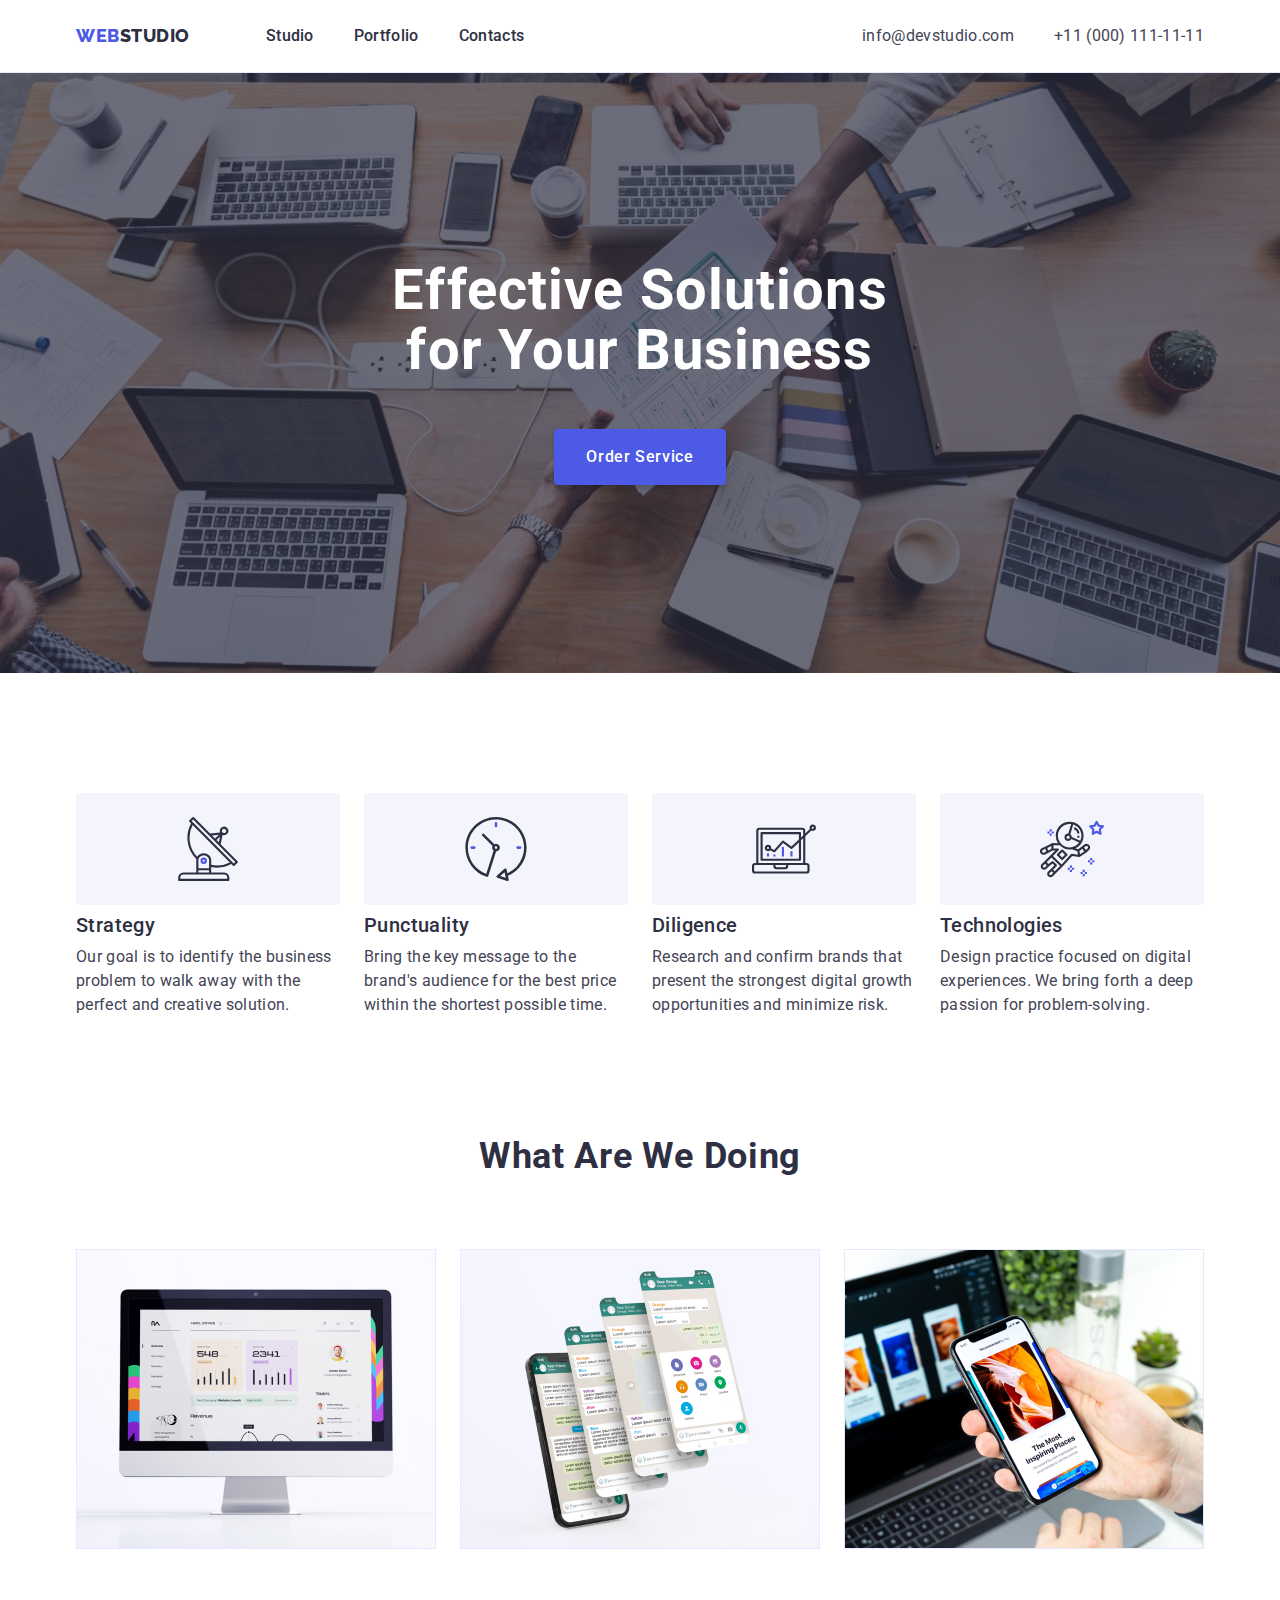
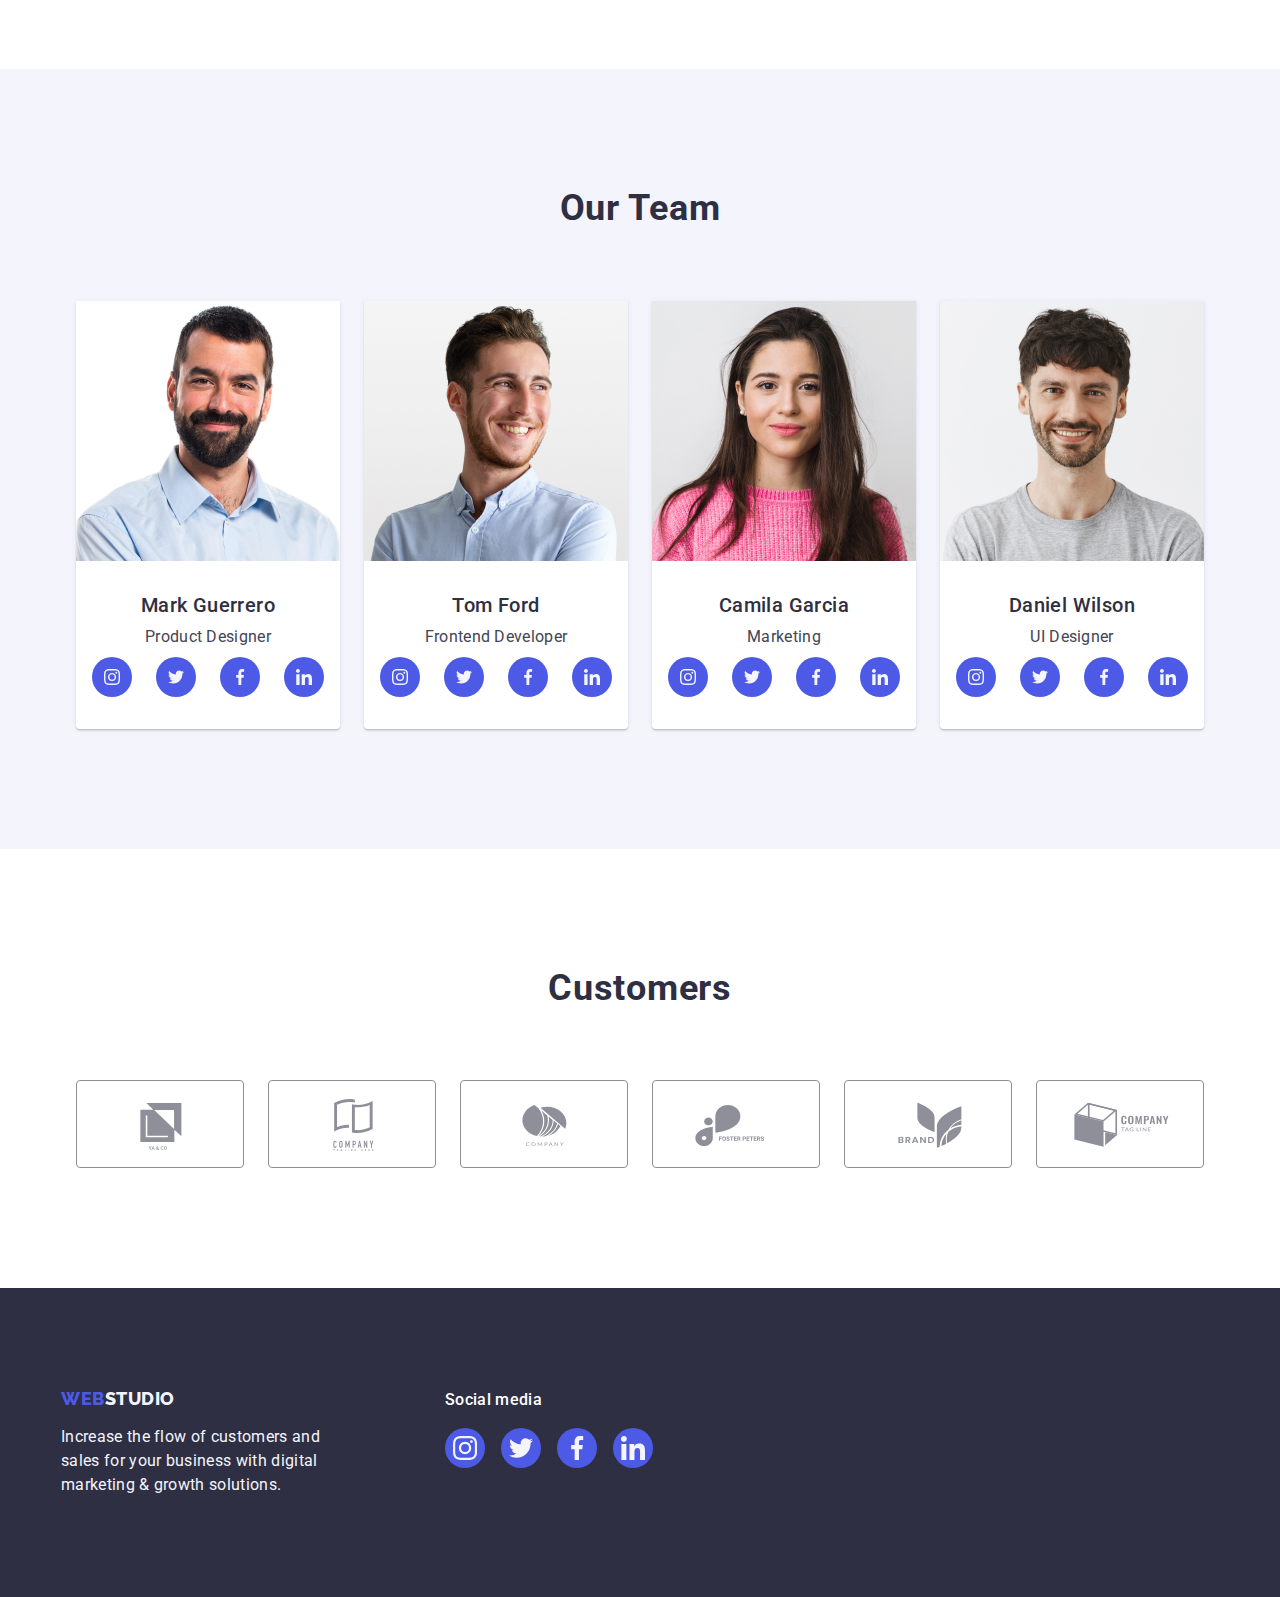
<file: index.html>
<!DOCTYPE html>
<html lang="en">
  <head>
    <meta charset="UTF-8" />
    <meta http-equiv="X-UA-Compatible" content="IE=edge" />
    <meta name="viewport" content="width=device-width, initial-scale=1.0" />
    <title>WebStudio</title>
    <link rel="stylesheet" href="https://cdn.jsdelivr.net/npm/modern-normalize@1.1.0/modern-normalize.min.css">
    <link rel="preconnect" href="https://fonts.googleapis.com">
    <link rel="preconnect" href="https://fonts.gstatic.com" crossorigin>
    <link href="https://fonts.googleapis.com/css2?family=Raleway:wght@800&family=Roboto:wght@400;500;700;900&display=swap" rel="stylesheet"> <link rel="stylesheet" href="css/styles.css">
  </head>
  <body>
    <header class="page-header">
      <div class="header-container container">
        <nav class="menu-nav">
          <a class="logo link" href="./index.html">Web<span class="logo-list">Studio</span></a>        
          <ul class="menu-list list menu-box">
            <li class="menu-item"><a class="menu-link link" href="./index.html">Studio</a></li>
            <li class="menu-item"><a class="menu-link link" href="./portfolio.html">Portfolio</a></li>
            <li class="menu-item"><a class="menu-link link" href="">Contacts</a></li>
          </ul>
        </nav>
        <address class="page-address">
          <ul class="address-list list">
            <li class="address-item">
              <a class="address-link link" href="mailto:info@devstudio.com">info@devstudio.com</a>
            </li>
            <li class="address-item">
              <a class="address-link link" href="tel:+110001111111">+11 (000) 111-11-11</a>
            </li>
          </ul>
        </address>
      </div>
    </header>
    <main>
      <!--hero image-->
      <section class="hero-section">
        <div class="hero-container container">
          <h1 class="hero-title">Effective Solutions for Your Business</h1>
          <button class="hero-btn" type="button">Order Service</button>
        </div>
      </section>
      <!--section 1-->
      <section class="advantages-section">
        <div class="section container">
         <h2 class="advantages-title visually-hidden">Advantages</h2>
           <ul class="advantages-list list box-contant">
           <li class="advantages-item">
            <div class="advantages-icon-container">
              <svg class="advantages-icon" width="64" height="64">
                <use href="./images/icon.svg#icon-antenna"></use>
              </svg>
            </div>
             <h3 class="advantages-subtitle">Strategy</h3>
             <p class="advantages-text">
              Our goal is to identify the business problem to walk away with the
              perfect and creative solution.
             </p>
           </li>
           <li class="advantages-item">
            <div class="advantages-icon-container">
              <svg class="advantages-icon" width="64" height="64">
                <use href="./images/icon.svg#icon-clock"></use>
              </svg>
            </div>
             <h3 class="advantages-subtitle">Punctuality</h3>
             <p class="advantages-text">
              Bring the key message to the brand's audience for the best price
              within the shortest possible time.
             </p>
           </li>
           <li class="advantages-item">
            <div class="advantages-icon-container">
              <svg class="advantages-icon" width="64" height="64">
                <use href="./images/icon.svg#icon-diagram"></use>
              </svg>
            </div>
             <h3 class="advantages-subtitle">Diligence</h3>
             <p class="advantages-text">
              Research and confirm brands that present the strongest digital
              growth opportunities and minimize risk.
             </p>
           </li>
           <li class="advantages-item">
            <div class="advantages-icon-container">
              <svg class="advantages-icon" width="64" height="64">
                <use href="./images/icon.svg#icon-astronaut"></use>
              </svg>
            </div>
             <h3 class="advantages-subtitle">Technologies</h3>
             <p class="advantages-text">
              Design practice focused on digital experiences. We bring forth a
              deep passion for problem-solving.
             </p>
           </li>
           </ul>
        </div>
      </section>
      <!--section 2-->
      <section class="sectiontwo">
        <div class="section container">
          <h2 class="title-sections">What are we doing</h2>
          <ul class="list sectiontwo-list">
            <li class="section-two-item">
              <img src="./images/img1.jpg" alt="img1" width="360" height="300"/>
            </li>
            <li class="section-two-item">
              <img src="./images/img2.jpg" alt="img2" width="360" height="300"/>
             </li>
            <li class="section-two-item">
              <img src="./images/img3.jpg" alt="img3" width="360" height="300"/>
            </li>
          </ul>
        </div>
      </section>
      <!--section 3-->
      <section class="team-sections">
       <div class="section container">
        <h2 class="title-sections">Our Team</h2>
        <ul class="team-list list box-contant">
          <li class="team-item">
            <img class="img-teem" src="./images/pf1.jpg" alt="Team Card Mark Guerrero" width="264" height="260"/>
            <div class="team-card">
              <h3 class="team-subtitle">Mark Guerrero</h3>
              <p class="team-text">Product Designer</p>
              <ul class="social-list list">
                <li class="social-item">
                  <a class="social-link link"
                  href=""
                  target="_blank"
                  rel="noopener noreferrer"
                  aria-label="Instagram icon">
                    <svg class="socials-icon" width="16" height="16">
                      <use href="./images/icon.svg#icon-instagram"></use>
                    </svg>
                  </a>
                </li>
                <li class="social-item">
                  <a class="social-link link" 
                     href=""
                     target="_blank"
                     rel="noopener noreferrer"
                     aria-label="Twitter icon">
                    <svg class="socials-icon" width="16" height="16">
                      <use href="./images/icon.svg#icon-twitter"></use>
                    </svg>
                  </a>
                </li>
                <li class="social-item">
                  <a class="social-link link"
                  href=""
                  target="_blank"
                  rel="noopener noreferrer"
                  aria-label="Facebook icon">
                    <svg class="socials-icon" width="16" height="16">
                      <use href="./images/icon.svg#icon-facebook"></use>
                    </svg>
                  </a>
                </li>
                <li class="social-item">
                  <a class="social-link link"
                  href=""
                  target="_blank"
                  rel="noopener noreferrer"
                  aria-label="Linkedin icon">
                    <svg class="socials-icon" width="16" height="16">
                      <use href="./images/icon.svg#icon-linkedin"></use>
                    </svg>
                  </a>
                </li>
              </ul>
            </div>
          </li>
          <li class="team-item">
            <img class="img-teem" src="./images/pf2.jpg" alt="Team Card Tom Ford" width="264" height="260"/>
            <div class="team-card">
              <h3 class="team-subtitle">Tom Ford</h3>
              <p class="team-text">Frontend Developer</p>
              <ul class="social-list list">
                <li class="social-item">
                  <a class="social-link link"
                  href=""
                  target="_blank"
                  rel="noopener noreferrer"
                  aria-label="Instagram icon">
                    <svg class="socials-icon" width="16" height="16">
                      <use href="./images/icon.svg#icon-instagram"></use>
                    </svg>
                  </a>
                </li>
                <li class="social-item">
                  <a class="social-link link" 
                     href=""
                     target="_blank"
                     rel="noopener noreferrer"
                     aria-label="Twitter icon">
                    <svg class="socials-icon" width="16" height="16">
                      <use href="./images/icon.svg#icon-twitter"></use>
                    </svg>
                  </a>
                </li>
                <li class="social-item">
                  <a class="social-link link"
                  href=""
                  target="_blank"
                  rel="noopener noreferrer"
                  aria-label="Facebook icon">
                    <svg class="socials-icon" width="16" height="16">
                      <use href="./images/icon.svg#icon-facebook"></use>
                    </svg>
                  </a>
                </li>
                <li class="social-item">
                  <a class="social-link link"
                  href=""
                  target="_blank"
                  rel="noopener noreferrer"
                  aria-label="Linkedin icon">
                    <svg class="socials-icon" width="16" height="16">
                      <use href="./images/icon.svg#icon-linkedin"></use>
                    </svg>
                  </a>
                </li>
              </ul>
            </div>
          </li>
          <li class="team-item">
            <img class="img-teem" src="./images/pf3.jpg" alt="Team Card Camila Garcia" width="264" height="260"/>
            <div class="team-card">
              <h3 class="team-subtitle">Camila Garcia</h3>
              <p class="team-text">Marketing</p>
              <ul class="social-list list">
                <li class="social-item">
                  <a class="social-link link"
                  href=""
                  target="_blank"
                  rel="noopener noreferrer"
                  aria-label="Instagram icon">
                    <svg class="socials-icon" width="16" height="16">
                      <use href="./images/icon.svg#icon-instagram"></use>
                    </svg>
                  </a>
                </li>
                <li class="social-item">
                  <a class="social-link link" 
                     href=""
                     target="_blank"
                     rel="noopener noreferrer"
                     aria-label="Twitter icon">
                    <svg class="socials-icon" width="16" height="16">
                      <use href="./images/icon.svg#icon-twitter"></use>
                    </svg>
                  </a>
                </li>
                <li class="social-item">
                  <a class="social-link link"
                  href=""
                  target="_blank"
                  rel="noopener noreferrer"
                  aria-label="Facebook icon">
                    <svg class="socials-icon" width="16" height="16">
                      <use href="./images/icon.svg#icon-facebook"></use>
                    </svg>
                  </a>
                </li>
                <li class="social-item">
                  <a class="social-link link"
                  href=""
                  target="_blank"
                  rel="noopener noreferrer"
                  aria-label="Linkedin icon">
                    <svg class="socials-icon" width="16" height="16">
                      <use href="./images/icon.svg#icon-linkedin"></use>
                    </svg>
                  </a>
                </li>
              </ul>
            </div>
          </li>
          <li class="team-item">
            <img class="img-teem" src="./images/pf4.jpg" alt="Team Card Daniel Wilson" width="264" height="260"/>
            <div class="team-card">
              <h3 class="team-subtitle">Daniel Wilson</h3>
              <p class="team-text">UI Designer</p>
              <ul class="social-list list">
                <li class="social-item">
                  <a class="social-link link"
                  href=""
                  target="_blank"
                  rel="noopener noreferrer"
                  aria-label="Instagram icon">
                    <svg class="socials-icon" width="16" height="16">
                      <use href="./images/icon.svg#icon-instagram"></use>
                    </svg>
                  </a>
                </li>
                <li class="social-item">
                  <a class="social-link link" 
                     href=""
                     target="_blank"
                     rel="noopener noreferrer"
                     aria-label="Twitter icon">
                    <svg class="socials-icon" width="16" height="16">
                      <use href="./images/icon.svg#icon-twitter"></use>
                    </svg>
                  </a>
                </li>
                <li class="social-item">
                  <a class="social-link link"
                  href=""
                  target="_blank"
                  rel="noopener noreferrer"
                  aria-label="Facebook icon">
                    <svg class="socials-icon" width="16" height="16">
                      <use href="./images/icon.svg#icon-facebook"></use>
                    </svg>
                  </a>
                </li>
                <li class="social-item">
                  <a class="social-link link"
                  href=""
                  target="_blank"
                  rel="noopener noreferrer"
                  aria-label="Linkedin icon">
                    <svg class="socials-icon" width="16" height="16">
                      <use href="./images/icon.svg#icon-linkedin"></use>
                    </svg>
                  </a>
                </li>
              </ul>
            </div>
          </li>
        </ul>
       </div>
      </section>
      <!-- Customers -->
      <section class="customers-sections">
        <div class="section container">
          <h2 class="clients-title">Customers</h2>
          <ul class="clients-list list">
            <li class="clients-item">
              <a class="clients-link link"
                  href=""
                  target="_blank"
                  rel="noopener noreferrer"
                  aria-label="">
                <svg class="clients-icon" width="104" height="56">
                  <use href="./images/icon.svg#icon-client1"></use>
                </svg>
              </a>
            </li>
            <li class="clients-item">
              <a class="clients-link link"
                  href=""
                  target="_blank"
                  rel="noopener noreferrer"
                  aria-label="">
                <svg class="clients-icon" width="104" height="56">
                  <use href="./images/icon.svg#icon-client2"></use>
                </svg>
              </a>
            </li>
            <li class="clients-item">
              <a class="clients-link link"
                  href=""
                  target="_blank"
                  rel="noopener noreferrer"
                  aria-label="">
                <svg class="clients-icon" width="104" height="56">
                  <use href="./images/icon.svg#icon-client3"></use>
                </svg>
              </a>
            </li>
            <li class="clients-item">
              <a class="clients-link link"
                  href=""
                  target="_blank"
                  rel="noopener noreferrer"
                  aria-label="">
                <svg class="clients-icon" width="104" height="56">
                  <use href="./images/icon.svg#icon-client4"></use>
                </svg>
              </a>
            </li>
            <li class="clients-item">
              <a class="clients-link link"
                  href=""
                  target="_blank"
                  rel="noopener noreferrer"
                  aria-label="">
                <svg class="clients-icon" width="104" height="56">
                  <use href="./images/icon.svg#icon-client5"></use>
                </svg>
              </a>
            </li>
            <li class="clients-item">
              <a class="clients-link link"
                  href=""
                  target="_blank"
                  rel="noopener noreferrer"
                  aria-label="">
                <svg class="clients-icon" width="104" height="56">
                  <use href="./images/icon.svg#icon-client6"></use>
                </svg>
              </a>
            </li>
          </ul>
        </div>
      </section>
    </main>
    <footer class="footer-section">
      <div class="container footer-content">
          <div class="footer-left">
            <a class="footer-logo link" href="./index.html">Web<span class="logo-list-footer">Studio</span></a>
            <p class="footer-text">
            Increase the flow of customers and sales for your business with
            digital marketing & growth solutions.
            </p>
          </div>
          <div>
            <p class="social-media-text">Social media</p>
            <ul class="social-media-list list">
              <li class="social-media-item">
                <a class="social-media-link link" 
                   href=""
                   target="_blank"
                   rel="noopener noreferrer"
                   aria-label="">
                   <svg class="social-media-icon" width="24" height="24">
                    <use href="./images/icon.svg#icon-instagram"></use>
                  </svg>
                </a>
              </li>
              <li class="social-media-item">
                <a class="social-media-link link" 
                   href=""
                   target="_blank"
                   rel="noopener noreferrer"
                   aria-label="">
                   <svg class="social-media-icon" width="24" height="24">
                    <use href="./images/icon.svg#icon-twitter"></use>
                  </svg>
                </a>
              </li>
              <li class="social-media-item">
                <a class="social-media-link link" 
                   href=""
                   target="_blank"
                   rel="noopener noreferrer"
                   aria-label="">
                   <svg class="social-media-icon" width="24" height="24">
                    <use href="./images/icon.svg#icon-facebook"></use>
                  </svg>
                </a>
              </li>
              <li class="social-media-item">
                <a class="social-media-link link" 
                   href=""
                   target="_blank"
                   rel="noopener noreferrer"
                   aria-label="">
                   <svg class="social-media-icon" width="24" height="24">
                    <use href="./images/icon.svg#icon-linkedin"></use>
                  </svg>
                </a>
              </li>
            </ul>
          </div>
      </div>
    </footer>
  </body>
</html>
</file>
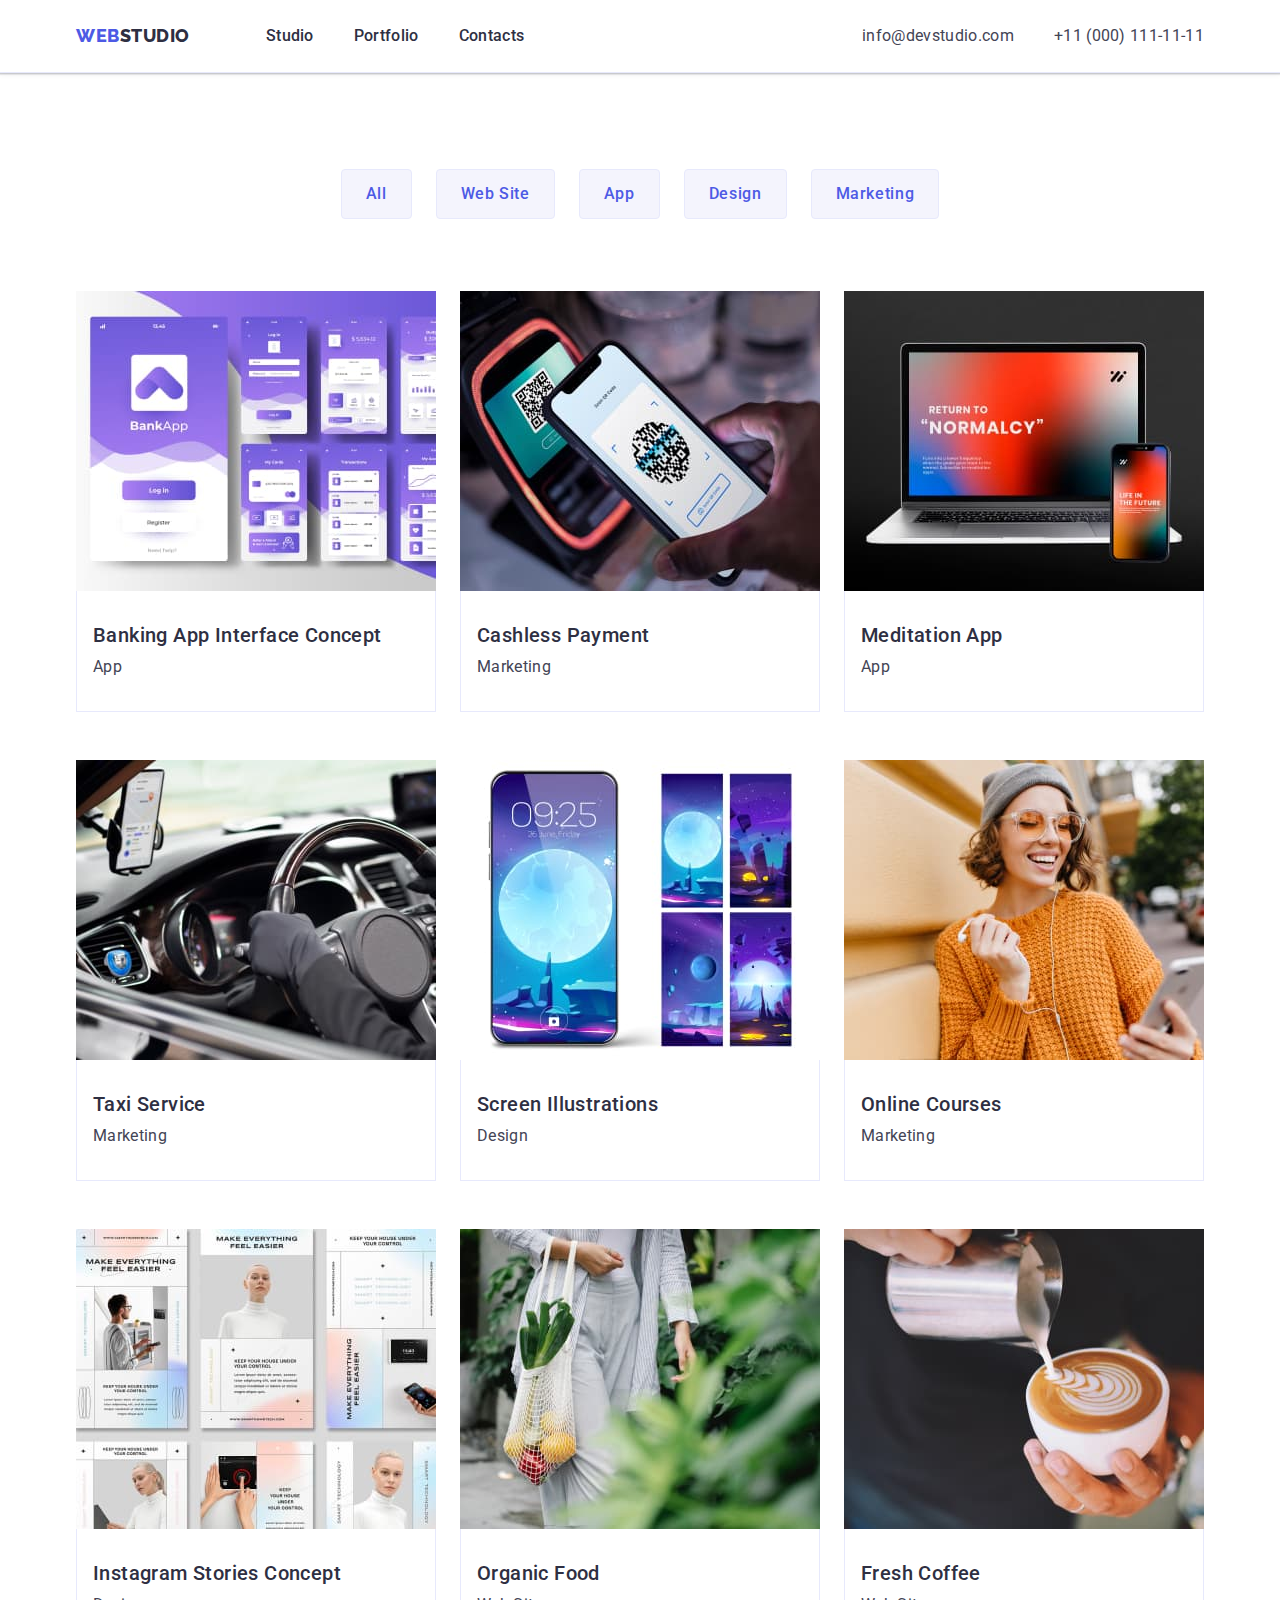
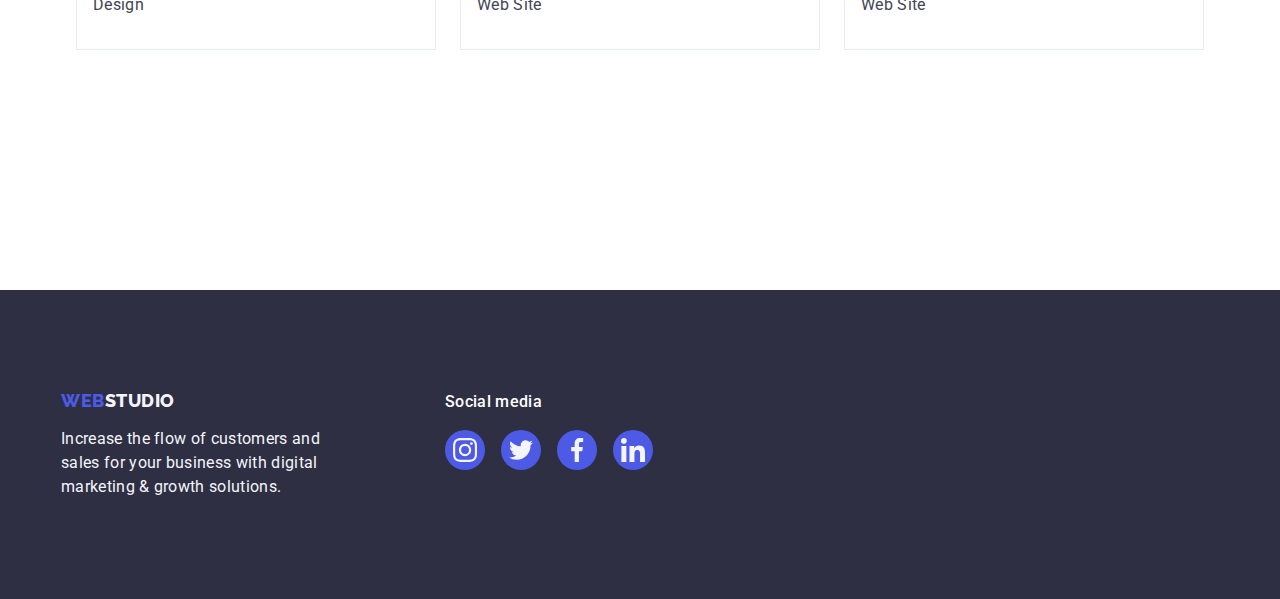
<file: portfolio.html>
<!DOCTYPE html>
<html lang="en">
<head>
    <meta charset="UTF-8">
    <meta http-equiv="X-UA-Compatible" content="IE=edge">
    <meta name="viewport" content="width=device-width, initial-scale=1.0">
    <title>Portfolio</title>
    <link rel="stylesheet" href="https://cdn.jsdelivr.net/npm/modern-normalize@1.1.0/modern-normalize.min.css">
    <link rel="preconnect" href="https://fonts.googleapis.com">
    <link rel="preconnect" href="https://fonts.gstatic.com" crossorigin>
    <link href="https://fonts.googleapis.com/css2?family=Raleway:wght@800&family=Roboto:wght@400;500;700;900&display=swap" rel="stylesheet"> <link rel="stylesheet" href="css/styles.css">
    <link rel="stylesheet" href="css/styles.css">
</head>
<body>
    <header class="page-header">
        <div class="header-container container">
          <nav class="menu-nav">
            <a class="logo link" href="./index.html">Web<span class="logo-list">Studio</span></a>        
            <ul class="menu-list list menu-box">
              <li class="menu-item"><a class="menu-link link" href="./index.html">Studio</a></li>
              <li class="menu-item"><a class="menu-link link" href="./portfolio.html">Portfolio</a></li>
              <li class="menu-item"><a class="menu-link link" href="">Contacts</a></li>
            </ul>
          </nav>
          <address class="page-address">
            <ul class="address-list list">
              <li class="address-item">
                <a class="address-link link" href="mailto:info@devstudio.com">info@devstudio.com</a>
              </li>
              <li class="address-item">
                <a class="address-link link" href="tel:+110001111111">+11 (000) 111-11-11</a>
              </li>
            </ul>
          </address>
        </div>
      </header>
      <!--portfolio-->
      <main>
        <!--filteres sections-->
        <section class="filter"> 
            <div class="container section">
                <h1 class="visually-hidden">Portfolio</h1>  
                <!--filteres sections-->     
                <ul class="filter-list list">
                    <li class="filter-item">
                        <button class="btn-filter" type="button">All</button>
                    </li>
                    <li class="filter-item">
                        <button class="btn-filter" type="button">Web Site</button>
                    </li>
                    <li class="filter-item">
                        <button class="btn-filter" type="button">App</button>
                    </li>
                    <li class="filter-item">
                        <button class="btn-filter" type="button">Design</button>
                    </li>
                    <li class="filter-item">
                        <button class="btn-filter" type="button">Marketing</button>
                    </li>
                </ul>
                 <!--portfolio sections-->
                <ul class="portfolio-list list">
                    <li class="portfolio-item">
                        <a class="portfolio-link link" href="">
                            <img class="pf-img" src="./images/portfolio/pr1.jpg" alt="App" width="360" height="300">
                            <div class="portfolio-card">
                                <h2 class="portfolio-title">Banking App Interface Concept</h2>
                                <p class="portfolio-text">App</p>
                            </div>
                        </a>
                    </li>
                    <li class="portfolio-item">
                        <a class="portfolio-link link" href="">
                            <img class="pf-img" src="./images/portfolio/pr2.jpg" alt="Marketing" width="360" height="300">
                            <div class="portfolio-card">
                                <h2 class="portfolio-title">Cashless Payment</h2>
                                <p class="portfolio-text">Marketing</p>
                            </div>
                        </a>
                    </li>
                    <li class="portfolio-item">
                        <a class="portfolio-link link" href="">
                            <img class="pf-img" src="./images/portfolio/pr3.jpg" alt="App" width="360" height="300">
                            <div class="portfolio-card">
                                <h2 class="portfolio-title">Meditation App</h2>
                                <p class="portfolio-text">App</p>
                            </div>
                        </a>
                    </li>
                    <li class="portfolio-item">
                        <a class="portfolio-link link" href="">
                            <img class="pf-img" src="./images/portfolio/pr4.jpg" alt="Marketing" width="360" height="300">
                            <div class="portfolio-card">
                                <h2 class="portfolio-title">Taxi Service</h2>
                                <p class="portfolio-text">Marketing</p>
                            </div>
                        </a>
                    </li>
                    <li class="portfolio-item">
                        <a class="portfolio-link link" href="">
                            <img class="pf-img" src="./images/portfolio/pr5.jpg" alt="Design" width="360" height="300">
                            <div class="portfolio-card">
                                <h2 class="portfolio-title">Screen Illustrations</h2>
                                <p class="portfolio-text">Design</p>
                            </div>
                        </a>
                    </li>
                    <li class="portfolio-item">
                        <a class="portfolio-link link" href="">
                            <img class="pf-img" src="./images/portfolio/pr6.jpg" alt="Marketing" width="360" height="300">
                            <div class="portfolio-card">
                                <h2 class="portfolio-title">Online Courses</h2>
                                <p class="portfolio-text">Marketing</p>
                            </div>
                        </a>
                    </li>
                    <li class="portfolio-item">
                        <a class="portfolio-link link" href="">
                            <img class="pf-img" src="./images/portfolio/pr7.jpg" alt="Design" width="360" height="300">
                            <div class="portfolio-card">
                                <h2 class="portfolio-title">Instagram Stories Concept</h2>
                                <p class="portfolio-text">Design</p>
                            </div>
                        </a>
                    </li>
                    <li class="portfolio-item">
                        <a class="portfolio-link link" href="">
                            <img class="pf-img" src="./images/portfolio/pr8.jpg" alt="Web Site" width="360" height="300">
                            <div class="portfolio-card">
                                <h2 class="portfolio-title">Organic Food</h2>
                                <p class="portfolio-text">Web Site</p>
                            </div>
                        </a>
                    </li>
                    <li class="portfolio-item">
                        <a class="portfolio-link link" href="">
                            <img class="pf-img" src="./images/portfolio/pr9.jpg" alt="Web Site" width="360" height="300">
                            <div class="portfolio-card">
                                <h2 class="portfolio-title">Fresh Coffee</h2>
                                <p class="portfolio-text">Web Site</p>
                            </div>
                        </a>
                    </li>
                </ul>
            </div>
        </section>
    </main>  
    <footer class="footer-section">
        <div class="container footer-content">
            <div class="footer-left">
              <a class="footer-logo link" href="./index.html">Web<span class="logo-list-footer">Studio</span></a>
              <p class="footer-text">
              Increase the flow of customers and sales for your business with
              digital marketing & growth solutions.
              </p>
            </div>
            <div>
              <p class="social-media-text">Social media</p>
              <ul class="social-media-list list">
                <li class="social-media-item">
                  <a class="social-media-link link" 
                     href=""
                     target="_blank"
                     rel="noopener noreferrer"
                     aria-label="">
                     <svg class="social-media-icon" width="24" height="24">
                      <use href="./images/icon.svg#icon-instagram"></use>
                    </svg>
                  </a>
                </li>
                <li class="social-media-item">
                  <a class="social-media-link link" 
                     href=""
                     target="_blank"
                     rel="noopener noreferrer"
                     aria-label="">
                     <svg class="social-media-icon" width="24" height="24">
                      <use href="./images/icon.svg#icon-twitter"></use>
                    </svg>
                  </a>
                </li>
                <li class="social-media-item">
                  <a class="social-media-link link" 
                     href=""
                     target="_blank"
                     rel="noopener noreferrer"
                     aria-label="">
                     <svg class="social-media-icon" width="24" height="24">
                      <use href="./images/icon.svg#icon-facebook"></use>
                    </svg>
                  </a>
                </li>
                <li class="social-media-item">
                  <a class="social-media-link link" 
                     href=""
                     target="_blank"
                     rel="noopener noreferrer"
                     aria-label="">
                     <svg class="social-media-icon" width="24" height="24">
                      <use href="./images/icon.svg#icon-linkedin"></use>
                    </svg>
                  </a>
                </li>
              </ul>
            </div>
        </div>
      </footer>
</body>
</html>
</file>
<file: css/styles.css>
:root {
    /* Fonts */
    --primary-font: Roboto, sans-serif;
    --secondary-font: Raleway, sans-serif;
    /* Colors */
	--color-iris: #4d5ae5;
	--color-ocean: #404bbf;
	--color-navy-blue: #2e2f42;
	--color-green: #31d0aa;
	--color-slate: #434455;
	--color-light-slate: #8e8f99;
	--color-cornflower: #e7e9fc;
	--color-cloud: #f4f4fd;
	--color-navy-blue-modal: #2e2f42;
	--color-grey: #2e2f42;
	--color-white: #ffffff;
	--color-dairy: #fcfcfc;
	--color-ocean: #404bbf;
    --color-btn-filter:#4D5AE5;
    --btn-filter-active-cl:#FFFFFF;
    --portfolio-title-cl:#2E2F42;
    --portfolio-text-cl:#434455;
    --logo-cl:#4d5ae5;
    --logo-list-cl:#2E2F42;
    --client-icon-cl: #8E8F99;
    --footer-item-cl: #F4F4FD;
    --social-icon-cl:#f4f4fd;
    /* accent-color*/
	--accent-color: #404bbf;
    --footer-icon-bg-active:#31D0AA;
    /* BG colors */
    --body-bg-cl: #ffffff;
    --hero-bg-cl:#2E2F42;
    --team-bg-cl:#F4F4FD;
    --footer-bg-cl:#2E2F42;
    --portfolio-bg-cl:var(--color-white);
    --btn-filter-bg: #F4F4FD;
    --btn-filter-bg-active:#404BBF;
    --social-link-bg: #4D5AE5;
    --social-link-bg-active: #404BBF;
    --advantages-icon-bg:#F4F4FD;
    --footer-icon-bg:#4D5AE5;
    
   
}

body {
font-family: var(--primary-font);
font-size: 16px;
line-height: 1.5;
letter-spacing: 0.02em;
color: var(--color-slate);
background-color: var(--body-bg-cl);
}

h1,h2,h3,h4,h5,h6,p {
margin: 0;
}
ul {
margin: 0;
padding: 0;
}
img {
    display: block;
}
.list {
list-style: none;
}
.link {
text-decoration: none;
}
button {
font-family: inherit;
color: currentColor;
cursor: pointer;
}
.container {
width: 1158px;
margin: 0 auto;
}
.section {
padding-left: 15px;
padding-right: 15px;
}
.visually-hidden {
position: absolute;
width: 1px;
height: 1px;
margin: -1px;
border: 0;
padding: 0;
        
white-space: nowrap;
clip-path: inset(100%);
clip: rect(0 0 0 0);
overflow: hidden;
}
/* header */
.logo {
font-family: 'Raleway', sans-serif;
font-weight: 800;
font-size: 18px;
line-height: 1.17;
color: var(--logo-cl);
letter-spacing: 0.03em;
text-transform: uppercase;

display: block;
padding-top: 24px;
padding-bottom: 24px;
margin-right: 76px;
}
.footer-logo {
display: inline-block;
font-family: 'Raleway', sans-serif;
font-weight: 800;
font-size: 18px;
line-height: 1.17;
color: var(--logo-cl);
letter-spacing: 0.03em;
text-transform: uppercase;
margin-bottom: 16px;
}
.logo-list {
font-family: 'Raleway', sans-serif;
font-weight: 800;
font-size: 18px;
line-height: 1,17;
color: var(--logo-list-cl);
letter-spacing: 0.03em;
text-transform: uppercase;
}
.logo-list-footer {
font-family: 'Raleway', sans-serif;
font-weight: 800;
font-size: 18px;
line-height: 1,17;
color: var(--color-cloud);
}
.menu-nav {
display: flex;
color: var(--color-navy-blue);
font-size: 16px;
line-height: 1.5;
margin-right: auto;
align-items: center;
}
.menu-list {
display: flex;
align-items: center;
gap: 40px;
}
.menu-item {
}

.menu-link {
font-weight: 500;
font-size: 16px;
line-height: 1.5;
letter-spacing: 0.02em;
color: var(--color-navy-blue);

display: block;
padding-top: 24px;
padding-bottom: 24px;
}
.menu-link:hover,
.menu-link:focus,
.address-link:hover,
.address-link:focus  {
color: var(--accent-color);
}
.page-header {
border-bottom: 1px solid #E7E9FC;
box-shadow: 0px 2px 1px rgba(46, 47, 66, 0.08), 0px 1px 1px rgba(46, 47, 66, 0.16), 0px 1px 6px rgba(46, 47, 66, 0.08);
}
.header-container {
display: flex;
align-items: center;
padding: 0 15px;

}
.page-address {
font-style: normal;
}
.address-item {
}
.address-link {
font-style: normal;
font-size: 16px;
line-height: 1.5;
letter-spacing: 0.02em;
color: var(--color-slate);

display: block;
padding-top: 24px;
padding-bottom: 24px;
}
.address-list {
display: flex;
align-items: center;
gap: 40px;
}

/* Hero sections */
.hero-section {
max-width: 1440px;
margin: 0 auto;
background-image: linear-gradient(rgba(46, 47, 66, 0.7), rgba(46, 47, 66, 0.7)), url(../images/hero-img.jpg);
background-color:var(--hero-bg-cl) ;
background-repeat: no-repeat;
background-position: center;
background-size: cover;
text-align: center;
padding: 188px 0;
}
.hero-title {
font-size: 56px;
line-height: 1.07;
letter-spacing: 0.02em;
color: var(--color-white);

max-width: 496px; 
margin: 0 auto 48px auto;
}
.hero-btn {
font-family: inherit;
font-weight: 500;
font-size: 16px;
line-height: 1.5;
letter-spacing: 0.04em;
color: var(--color-white);
background-color: var(--color-iris);
cursor: pointer;
margin: 0 auto;
min-width: 169px;
height: 56px;
border: none;
border-radius: 4px;
box-shadow: 0px 4px 4px rgba(0, 0, 0, 0.15);
display: block;
flex-direction: row;
align-items: flex-start;
padding: 16px 32px;
gap: 10px;
}
.hero-btn:hover,
.hero-btn:focus {
    background-color: var(--accent-color);
}

/* Advantages */
.advantages-section {
display: flex;
padding: 120px 0;
}

.advantages-list {
display: flex;
gap: 24px;
}
.advantages-item {
 width: calc((100% - 72px) / 4);
}
.advantages-subtitle {
font-weight: 500;
font-size: 20px;
line-height: 1.2;
letter-spacing: 0.02em;
color: var(--color-navy-blue);
margin-bottom: 8px;
}
.advantages-text {
font-size: 16px;
line-height: 1.5;
letter-spacing: 0.02em;
color:var(--color-slate);
}
.advantages-icon-container{
display: flex;
align-items: center;
justify-content: center;
width: 264px;
height: 112px;
background:var(--advantages-icon-bg);
border-radius: 4px;
margin-bottom: 8px;
}

/* section2-What are we doing */
.sectiontwo {
padding-bottom: 120px;
}
.title-sections {
font-size: 36px;
line-height: 1.11;
text-align: center;
letter-spacing: 0.02em;
text-transform: capitalize;
color: var(--color-navy-blue);
margin-bottom: 72px;
}
.section-two-item {
width: calc((100% - 48px) / 3); 
}
.sectiontwo-list {
display: flex;
gap: 24px;
}

/* Our Team */
.team-sections {
padding: 120px 0;
background-color: var(--team-bg-cl);
}
.team-list {
display: flex;
gap: 24px;
}
.team-item{
background-color: var(--color-white);
width: calc((100% - 72px) / 4);
border-radius: 0px 0px 4px 4px;
box-shadow: 0px 1px 6px rgba(46, 47, 66, 0.08), 0px 1px 1px rgba(46, 47, 66, 0.16), 0px 2px 1px rgba(46, 47, 66, 0.08);
}
.team-subtitle {
font-weight: 500;
font-size: 20px;
line-height: 1.2;
text-align: center;
letter-spacing: 0.02em;
color: var(--color-navy-blue);

margin-bottom: 8px;
}
.team-text {
font-size: 16px;
line-height: 1.5;
text-align: center;
letter-spacing: 0.02em;
color: var(--color-slate);
margin-bottom: 8px;
}
.team-card {
padding: 32px 0;
border-radius: 0px 0px 4px 4px;
}
.social-list{
    display: flex;
    justify-content: center;
    gap: 24px;
}
.social-link{
display: flex;
justify-content: center;
align-items: center;
width: 40px;
height: 40px;

background-color: var(--social-link-bg);
border-radius: 50%;
}
.social-link:hover,
.social-link:focus{
background-color:var(--social-link-bg-active) ;
}
.socials-icon{
fill: var(--social-icon-cl);
}

/* Customers sections */
.customers-sections{
padding: 120px 0;
}
.clients-title{
font-size: 36px;
line-height: 1.1;
text-align: center;
letter-spacing: 0.02em;
text-transform: capitalize;
color: var(--color-navy-blue);
margin-bottom: 72px;
}
.clients-list{
display: flex;
justify-content: center;
align-items: center;
gap: 24px;
}
.clients-link{
display: flex;
align-items: center;
justify-content: center;
width: 168px;
height: 88px;
border: 1px solid #8E8F99;
border-radius: 4px;
color: var(--client-icon-cl);
}
.clients-link:hover,
.clients-link:focus{
border-color:var(--accent-color);
color: var(--accent-color);
}
.clients-icon{
fill: currentColor;
}

/* footer */
.footer-section {
background-color: var(--footer-bg-cl);
padding: 100px 0;
}
.footer-content{
display: flex;
align-items: baseline;
gap: 120px;
}
.footer-text {
font-size: 16px;
line-height: 1.5;
letter-spacing: 0.02em;
color: var(--color-cloud);
width: 264px;
}
.social-media-text{
font-weight: 500;
font-size: 16px;
line-height: 24px;
letter-spacing: 0.02em;
color: var(--color-white);
margin-bottom: 16px;
}
.social-media-list{
display: flex;
align-items: center;
gap: 16px;
}
.social-media-link{
display: flex;
align-items: center;
justify-content: center;
width: 40px;
height: 40px;
background-color:var(--footer-icon-bg);
border-radius: 50%;
}
.social-media-link:hover,
.social-media-link:focus{
background-color: var(--footer-icon-bg-active);
}
.social-media-icon{
fill: var(--social-icon-cl);
}

/* PORTFOLIO */

/* Filter */
.filter {
padding: 96px 0 120px;
}
.filter-list {
display: flex;
justify-content: center;
gap: 24px;
margin-bottom: 72px;
}
.btn-filter:hover,
.btn-filter:focus {
box-shadow: 0px 3px 1px rgba(0, 0, 0, 0.1), 0px 2px 1px rgba(0, 0, 0, 0.08), 0px 2px 2px rgba(0, 0, 0, 0.12);
}
.btn-filter {
display: flex;
justify-content: center;
align-items: center;
padding: 12px 24px;

font-family: inherit;
font-weight: 500;
font-size: 16px;
line-height: 1.5;
text-align: center;
letter-spacing: 0.04em;
color: var(--color-btn-filter);
background-color: var(--btn-filter-bg);
cursor: pointer;

border: 1px solid #E7E9FC;
border-radius: 4px;
}
.btn-filter:hover,
.btn-filter:focus {
color:var(--btn-filter-active-cl);
background-color: var(--btn-filter-bg-active);
border: 1px solid transparent;
}

/* Portfolio */
.portfolio-list {
display: flex;
flex-wrap: wrap;
row-gap: 48px;
column-gap: 24px;
padding-bottom: 120px;
}
.portfolio-item {
width: calc((100% - 48px) / 3);
}
.portfolio-text {
font-size: 16px;
line-height: 1.5;
letter-spacing: 0.02em;
color: var(--portfolio-text-cl);
}
.portfolio-title {
font-weight: 500;
font-size: 20px;
line-height: 1.2;
letter-spacing: 0.02em;
color: var(--portfolio-title-cl);
margin-bottom: 8px;
}
.portfolio-card {
padding: 32px 16px;
border: 1px solid #e7e9fc;
border-top: none; 
}
.portfolio-link{
display: block;
}
.portfolio-link:hover,
.portfolio-link:focus{
box-shadow: 0px 1px 6px rgba(46, 47, 66, 0.08), 0px 1px 1px rgba(46, 47, 66, 0.16), 0px 2px 1px rgba(46, 47, 66, 0.08);
}
</file>
